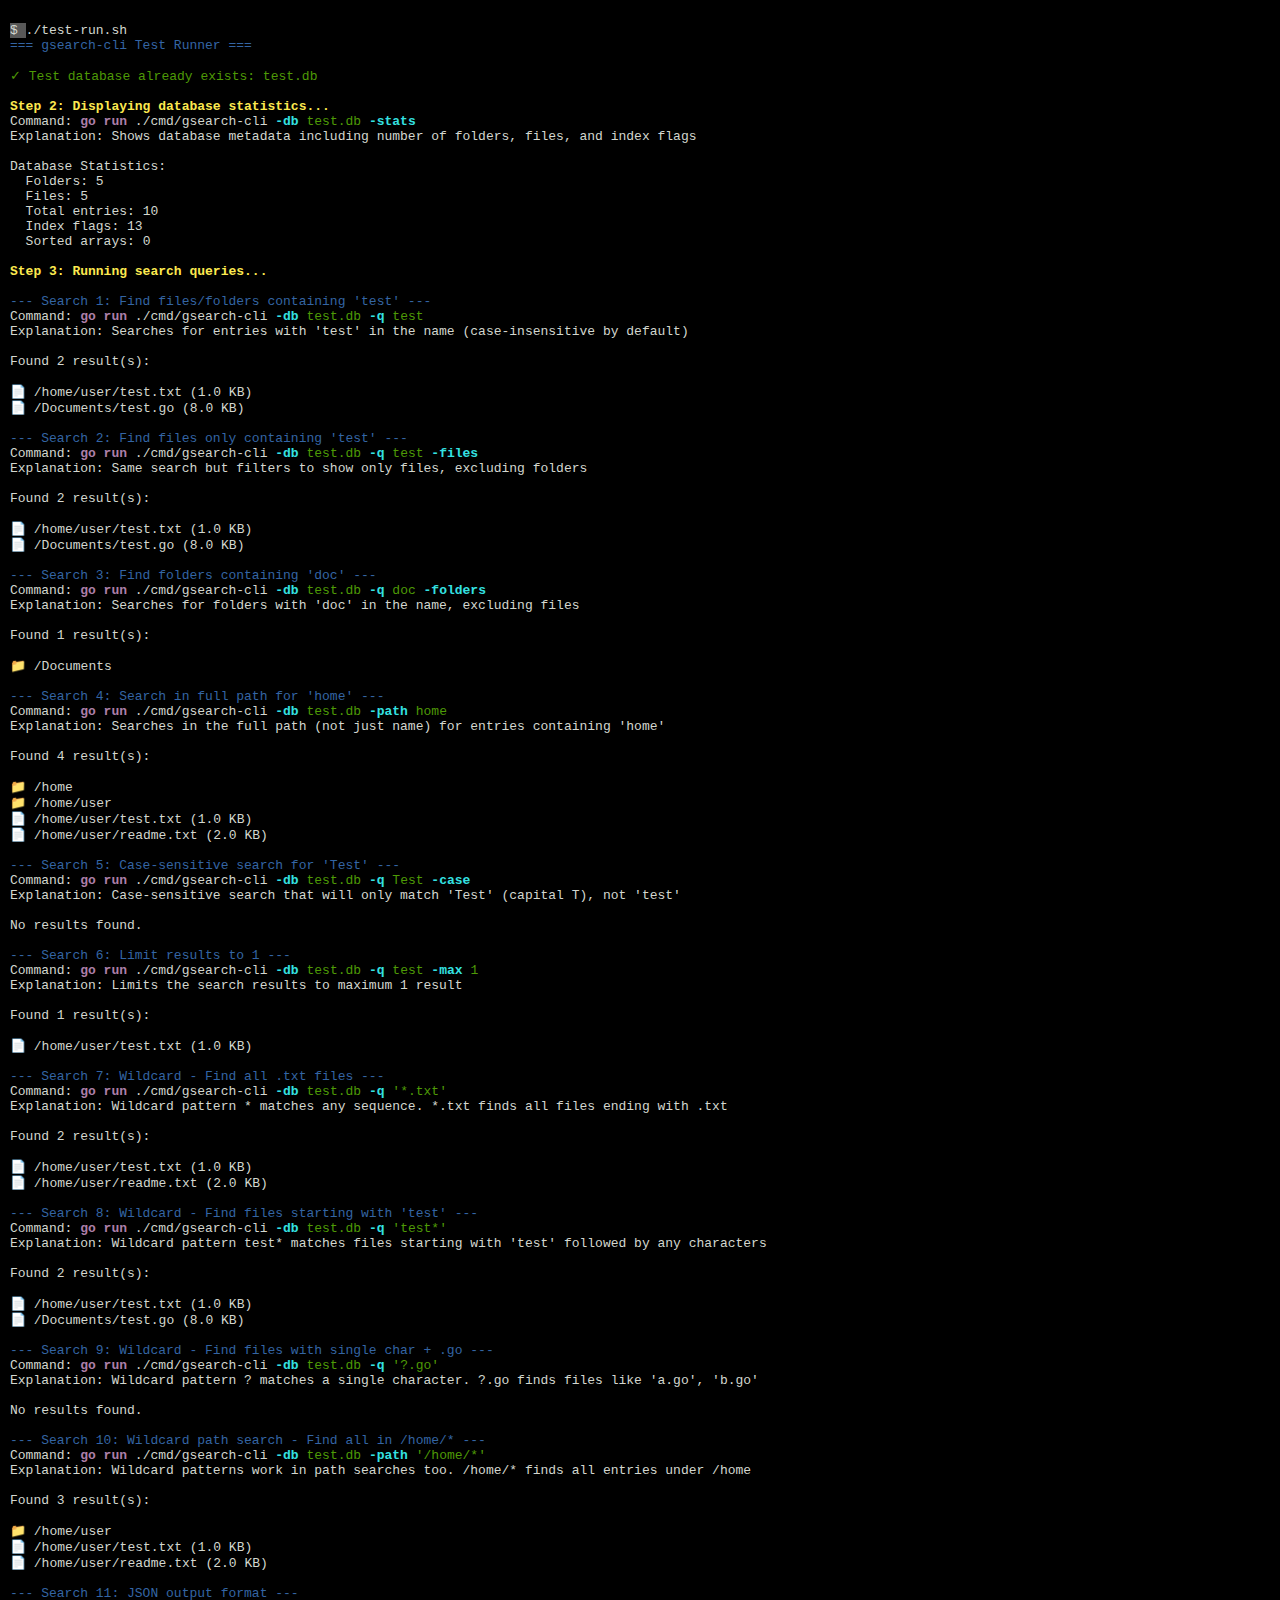
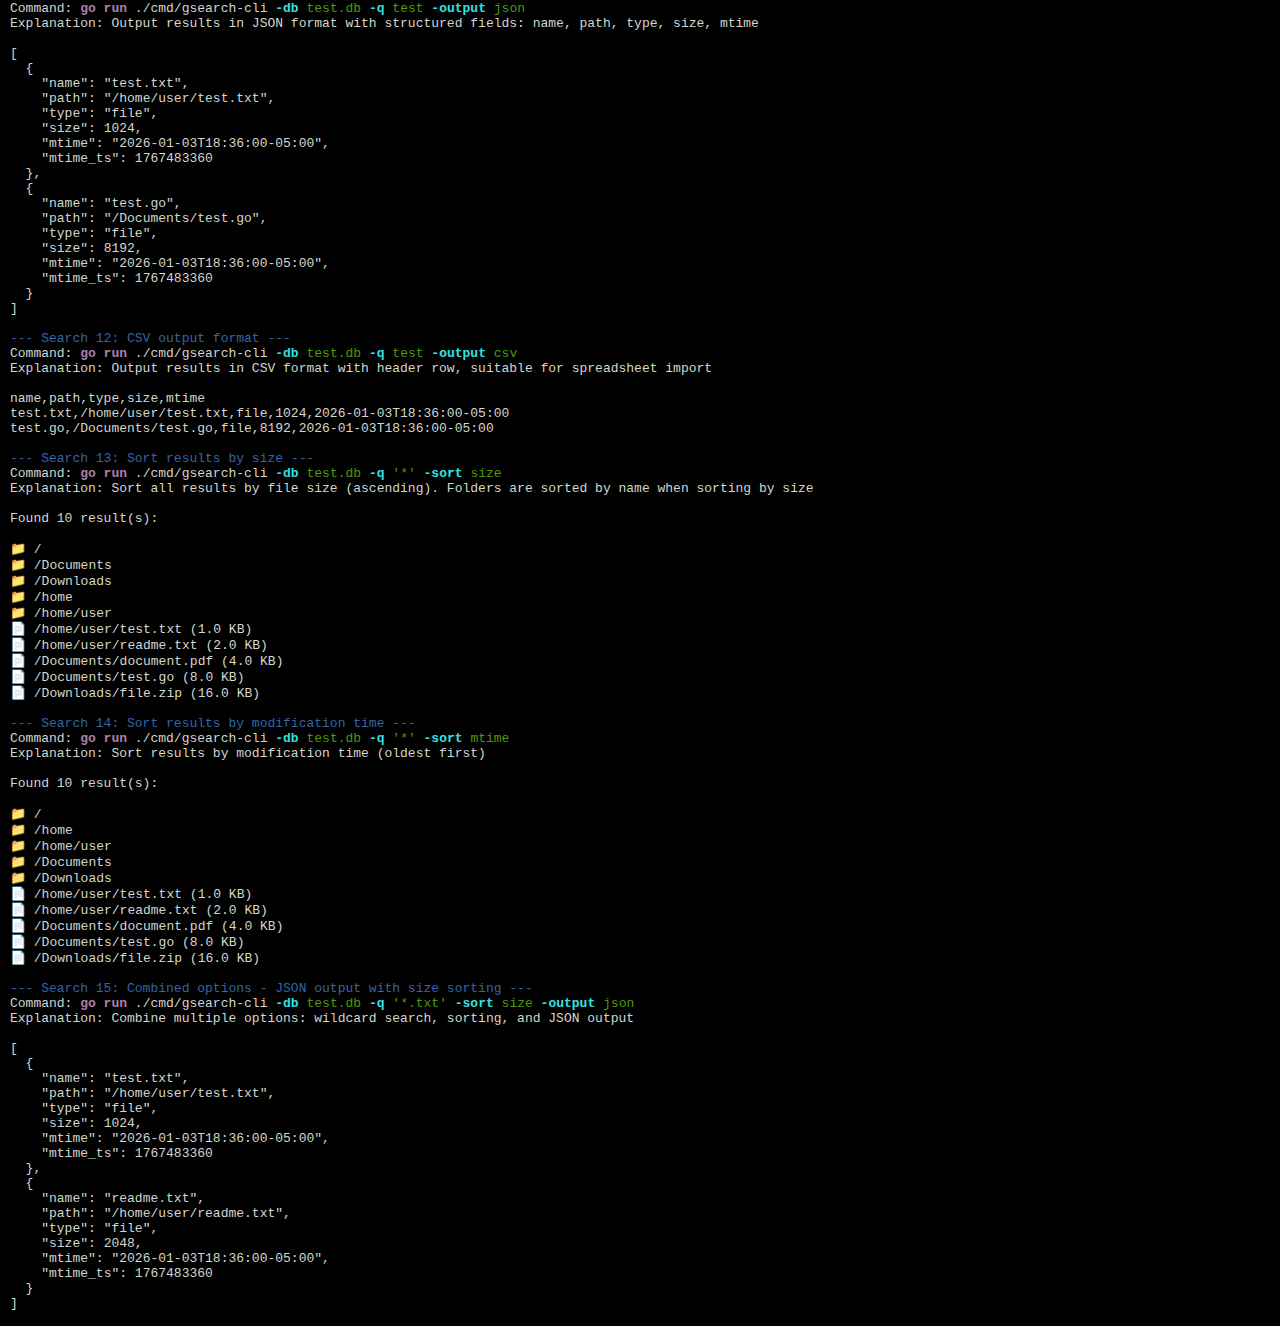
<file: gsearch-cli/index.html>
<!DOCTYPE html>
<html lang="en">
<head>
    <!-- Google tag (gtag.js) -->
    <script async src="https://www.googletagmanager.com/gtag/js?id=G-4N0G7MTYN8"></script>
    <script>
      window.dataLayer = window.dataLayer || [];
      function gtag(){dataLayer.push(arguments);}
      gtag('js', new Date());

      gtag('config', 'G-4N0G7MTYN8');
    </script>
    <meta charset="UTF-8">
    <meta name="viewport" content="width=device-width, initial-scale=1.0">
    <title>gsearch-cli Test Runner</title>
    <style>
        body {
            background-color: black;
            color: #D3D7CF;
            font-family: monospace;
            margin: 0;
            padding: 10px;
        }
        pre {
            white-space: pre-wrap;
            word-wrap: break-word;
        }
    </style>
</head>
<body>
<pre><span style="background-color:#585858"><font color="#D3D7CF">$ </font></span>./test-run.sh 
<font color="#3465A4">=== gsearch-cli Test Runner ===</font>

<font color="#4E9A06">✓ Test database already exists: test.db</font>

<font color="#FCE94F"><b>Step 2: Displaying database statistics...</b></font>
Command: <font color="#AD7FA8"><b>go run</b></font> ./cmd/gsearch-cli <font color="#34E2E2"><b>-db</b></font> <font color="#4E9A06">test.db</font> <font color="#34E2E2"><b>-stats</b></font>
Explanation: Shows database metadata including number of folders, files, and index flags

Database Statistics:
  Folders: 5
  Files: 5
  Total entries: 10
  Index flags: 13
  Sorted arrays: 0

<font color="#FCE94F"><b>Step 3: Running search queries...</b></font>

<font color="#3465A4">--- Search 1: Find files/folders containing &apos;test&apos; ---</font>
Command: <font color="#AD7FA8"><b>go run</b></font> ./cmd/gsearch-cli <font color="#34E2E2"><b>-db</b></font> <font color="#4E9A06">test.db</font> <font color="#34E2E2"><b>-q</b></font> <font color="#4E9A06">test</font>
Explanation: Searches for entries with &apos;test&apos; in the name (case-insensitive by default)

Found 2 result(s):

📄 /home/user/test.txt (1.0 KB)
📄 /Documents/test.go (8.0 KB)

<font color="#3465A4">--- Search 2: Find files only containing &apos;test&apos; ---</font>
Command: <font color="#AD7FA8"><b>go run</b></font> ./cmd/gsearch-cli <font color="#34E2E2"><b>-db</b></font> <font color="#4E9A06">test.db</font> <font color="#34E2E2"><b>-q</b></font> <font color="#4E9A06">test</font> <font color="#34E2E2"><b>-files</b></font>
Explanation: Same search but filters to show only files, excluding folders

Found 2 result(s):

📄 /home/user/test.txt (1.0 KB)
📄 /Documents/test.go (8.0 KB)

<font color="#3465A4">--- Search 3: Find folders containing &apos;doc&apos; ---</font>
Command: <font color="#AD7FA8"><b>go run</b></font> ./cmd/gsearch-cli <font color="#34E2E2"><b>-db</b></font> <font color="#4E9A06">test.db</font> <font color="#34E2E2"><b>-q</b></font> <font color="#4E9A06">doc</font> <font color="#34E2E2"><b>-folders</b></font>
Explanation: Searches for folders with &apos;doc&apos; in the name, excluding files

Found 1 result(s):

📁 /Documents

<font color="#3465A4">--- Search 4: Search in full path for &apos;home&apos; ---</font>
Command: <font color="#AD7FA8"><b>go run</b></font> ./cmd/gsearch-cli <font color="#34E2E2"><b>-db</b></font> <font color="#4E9A06">test.db</font> <font color="#34E2E2"><b>-path</b></font> <font color="#4E9A06">home</font>
Explanation: Searches in the full path (not just name) for entries containing &apos;home&apos;

Found 4 result(s):

📁 /home
📁 /home/user
📄 /home/user/test.txt (1.0 KB)
📄 /home/user/readme.txt (2.0 KB)

<font color="#3465A4">--- Search 5: Case-sensitive search for &apos;Test&apos; ---</font>
Command: <font color="#AD7FA8"><b>go run</b></font> ./cmd/gsearch-cli <font color="#34E2E2"><b>-db</b></font> <font color="#4E9A06">test.db</font> <font color="#34E2E2"><b>-q</b></font> <font color="#4E9A06">Test</font> <font color="#34E2E2"><b>-case</b></font>
Explanation: Case-sensitive search that will only match &apos;Test&apos; (capital T), not &apos;test&apos;

No results found.

<font color="#3465A4">--- Search 6: Limit results to 1 ---</font>
Command: <font color="#AD7FA8"><b>go run</b></font> ./cmd/gsearch-cli <font color="#34E2E2"><b>-db</b></font> <font color="#4E9A06">test.db</font> <font color="#34E2E2"><b>-q</b></font> <font color="#4E9A06">test</font> <font color="#34E2E2"><b>-max</b></font> <font color="#4E9A06">1</font>
Explanation: Limits the search results to maximum 1 result

Found 1 result(s):

📄 /home/user/test.txt (1.0 KB)

<font color="#3465A4">--- Search 7: Wildcard - Find all .txt files ---</font>
Command: <font color="#AD7FA8"><b>go run</b></font> ./cmd/gsearch-cli <font color="#34E2E2"><b>-db</b></font> <font color="#4E9A06">test.db</font> <font color="#34E2E2"><b>-q</b></font> <font color="#4E9A06">&apos;*.txt&apos;</font>
Explanation: Wildcard pattern * matches any sequence. *.txt finds all files ending with .txt

Found 2 result(s):

📄 /home/user/test.txt (1.0 KB)
📄 /home/user/readme.txt (2.0 KB)

<font color="#3465A4">--- Search 8: Wildcard - Find files starting with &apos;test&apos; ---</font>
Command: <font color="#AD7FA8"><b>go run</b></font> ./cmd/gsearch-cli <font color="#34E2E2"><b>-db</b></font> <font color="#4E9A06">test.db</font> <font color="#34E2E2"><b>-q</b></font> <font color="#4E9A06">&apos;test*&apos;</font>
Explanation: Wildcard pattern test* matches files starting with &apos;test&apos; followed by any characters

Found 2 result(s):

📄 /home/user/test.txt (1.0 KB)
📄 /Documents/test.go (8.0 KB)

<font color="#3465A4">--- Search 9: Wildcard - Find files with single char + .go ---</font>
Command: <font color="#AD7FA8"><b>go run</b></font> ./cmd/gsearch-cli <font color="#34E2E2"><b>-db</b></font> <font color="#4E9A06">test.db</font> <font color="#34E2E2"><b>-q</b></font> <font color="#4E9A06">&apos;?.go&apos;</font>
Explanation: Wildcard pattern ? matches a single character. ?.go finds files like &apos;a.go&apos;, &apos;b.go&apos;

No results found.

<font color="#3465A4">--- Search 10: Wildcard path search - Find all in /home/* ---</font>
Command: <font color="#AD7FA8"><b>go run</b></font> ./cmd/gsearch-cli <font color="#34E2E2"><b>-db</b></font> <font color="#4E9A06">test.db</font> <font color="#34E2E2"><b>-path</b></font> <font color="#4E9A06">&apos;/home/*&apos;</font>
Explanation: Wildcard patterns work in path searches too. /home/* finds all entries under /home

Found 3 result(s):

📁 /home/user
📄 /home/user/test.txt (1.0 KB)
📄 /home/user/readme.txt (2.0 KB)

<font color="#3465A4">--- Search 11: JSON output format ---</font>
Command: <font color="#AD7FA8"><b>go run</b></font> ./cmd/gsearch-cli <font color="#34E2E2"><b>-db</b></font> <font color="#4E9A06">test.db</font> <font color="#34E2E2"><b>-q</b></font> <font color="#4E9A06">test</font> <font color="#34E2E2"><b>-output</b></font> <font color="#4E9A06">json</font>
Explanation: Output results in JSON format with structured fields: name, path, type, size, mtime

[
  {
    &quot;name&quot;: &quot;test.txt&quot;,
    &quot;path&quot;: &quot;/home/user/test.txt&quot;,
    &quot;type&quot;: &quot;file&quot;,
    &quot;size&quot;: 1024,
    &quot;mtime&quot;: &quot;2026-01-03T18:36:00-05:00&quot;,
    &quot;mtime_ts&quot;: 1767483360
  },
  {
    &quot;name&quot;: &quot;test.go&quot;,
    &quot;path&quot;: &quot;/Documents/test.go&quot;,
    &quot;type&quot;: &quot;file&quot;,
    &quot;size&quot;: 8192,
    &quot;mtime&quot;: &quot;2026-01-03T18:36:00-05:00&quot;,
    &quot;mtime_ts&quot;: 1767483360
  }
]

<font color="#3465A4">--- Search 12: CSV output format ---</font>
Command: <font color="#AD7FA8"><b>go run</b></font> ./cmd/gsearch-cli <font color="#34E2E2"><b>-db</b></font> <font color="#4E9A06">test.db</font> <font color="#34E2E2"><b>-q</b></font> <font color="#4E9A06">test</font> <font color="#34E2E2"><b>-output</b></font> <font color="#4E9A06">csv</font>
Explanation: Output results in CSV format with header row, suitable for spreadsheet import

name,path,type,size,mtime
test.txt,/home/user/test.txt,file,1024,2026-01-03T18:36:00-05:00
test.go,/Documents/test.go,file,8192,2026-01-03T18:36:00-05:00

<font color="#3465A4">--- Search 13: Sort results by size ---</font>
Command: <font color="#AD7FA8"><b>go run</b></font> ./cmd/gsearch-cli <font color="#34E2E2"><b>-db</b></font> <font color="#4E9A06">test.db</font> <font color="#34E2E2"><b>-q</b></font> <font color="#4E9A06">&apos;*&apos;</font> <font color="#34E2E2"><b>-sort</b></font> <font color="#4E9A06">size</font>
Explanation: Sort all results by file size (ascending). Folders are sorted by name when sorting by size

Found 10 result(s):

📁 /
📁 /Documents
📁 /Downloads
📁 /home
📁 /home/user
📄 /home/user/test.txt (1.0 KB)
📄 /home/user/readme.txt (2.0 KB)
📄 /Documents/document.pdf (4.0 KB)
📄 /Documents/test.go (8.0 KB)
📄 /Downloads/file.zip (16.0 KB)

<font color="#3465A4">--- Search 14: Sort results by modification time ---</font>
Command: <font color="#AD7FA8"><b>go run</b></font> ./cmd/gsearch-cli <font color="#34E2E2"><b>-db</b></font> <font color="#4E9A06">test.db</font> <font color="#34E2E2"><b>-q</b></font> <font color="#4E9A06">&apos;*&apos;</font> <font color="#34E2E2"><b>-sort</b></font> <font color="#4E9A06">mtime</font>
Explanation: Sort results by modification time (oldest first)

Found 10 result(s):

📁 /
📁 /home
📁 /home/user
📁 /Documents
📁 /Downloads
📄 /home/user/test.txt (1.0 KB)
📄 /home/user/readme.txt (2.0 KB)
📄 /Documents/document.pdf (4.0 KB)
📄 /Documents/test.go (8.0 KB)
📄 /Downloads/file.zip (16.0 KB)

<font color="#3465A4">--- Search 15: Combined options - JSON output with size sorting ---</font>
Command: <font color="#AD7FA8"><b>go run</b></font> ./cmd/gsearch-cli <font color="#34E2E2"><b>-db</b></font> <font color="#4E9A06">test.db</font> <font color="#34E2E2"><b>-q</b></font> <font color="#4E9A06">&apos;*.txt&apos;</font> <font color="#34E2E2"><b>-sort</b></font> <font color="#4E9A06">size</font> <font color="#34E2E2"><b>-output</b></font> <font color="#4E9A06">json</font>
Explanation: Combine multiple options: wildcard search, sorting, and JSON output

[
  {
    &quot;name&quot;: &quot;test.txt&quot;,
    &quot;path&quot;: &quot;/home/user/test.txt&quot;,
    &quot;type&quot;: &quot;file&quot;,
    &quot;size&quot;: 1024,
    &quot;mtime&quot;: &quot;2026-01-03T18:36:00-05:00&quot;,
    &quot;mtime_ts&quot;: 1767483360
  },
  {
    &quot;name&quot;: &quot;readme.txt&quot;,
    &quot;path&quot;: &quot;/home/user/readme.txt&quot;,
    &quot;type&quot;: &quot;file&quot;,
    &quot;size&quot;: 2048,
    &quot;mtime&quot;: &quot;2026-01-03T18:36:00-05:00&quot;,
    &quot;mtime_ts&quot;: 1767483360
  }
]

<font color="#4E9A06">=== Test run completed ===</font>
</pre>
</body>
</html>
</pre>
</file>
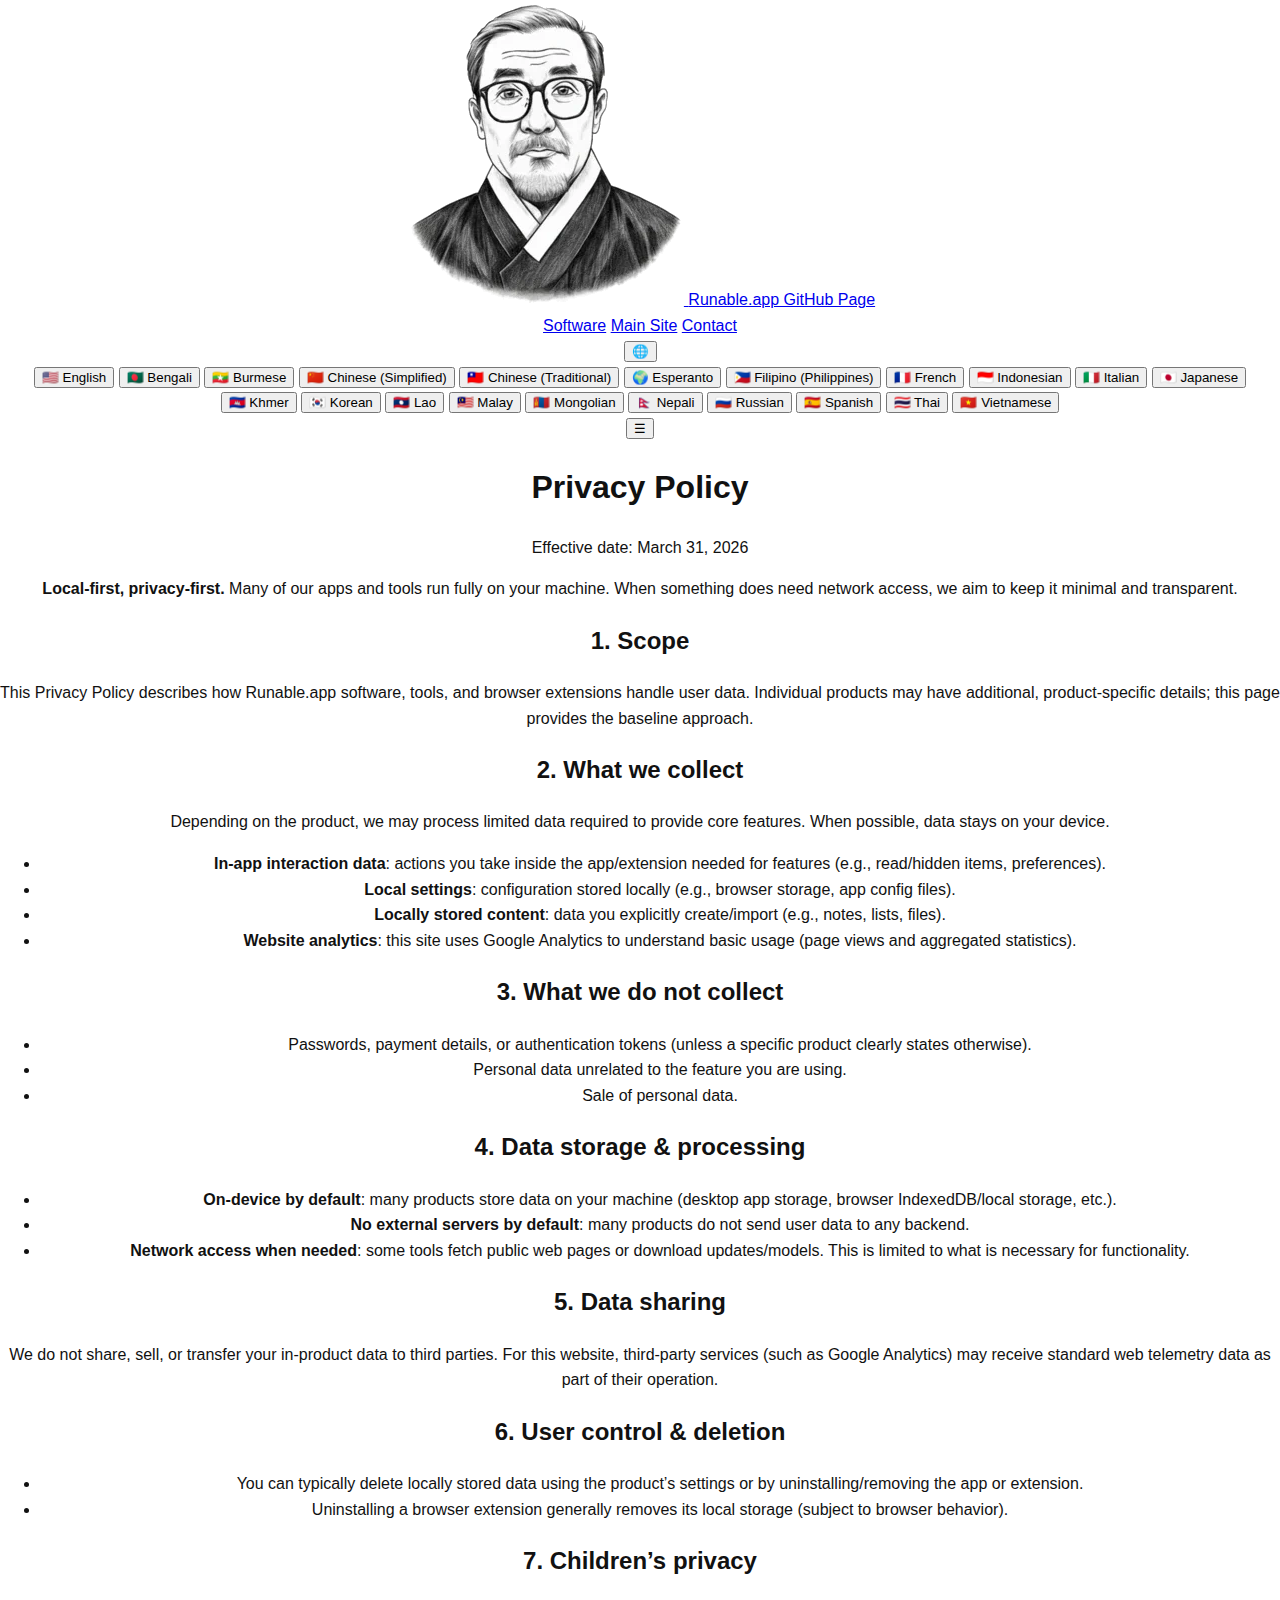
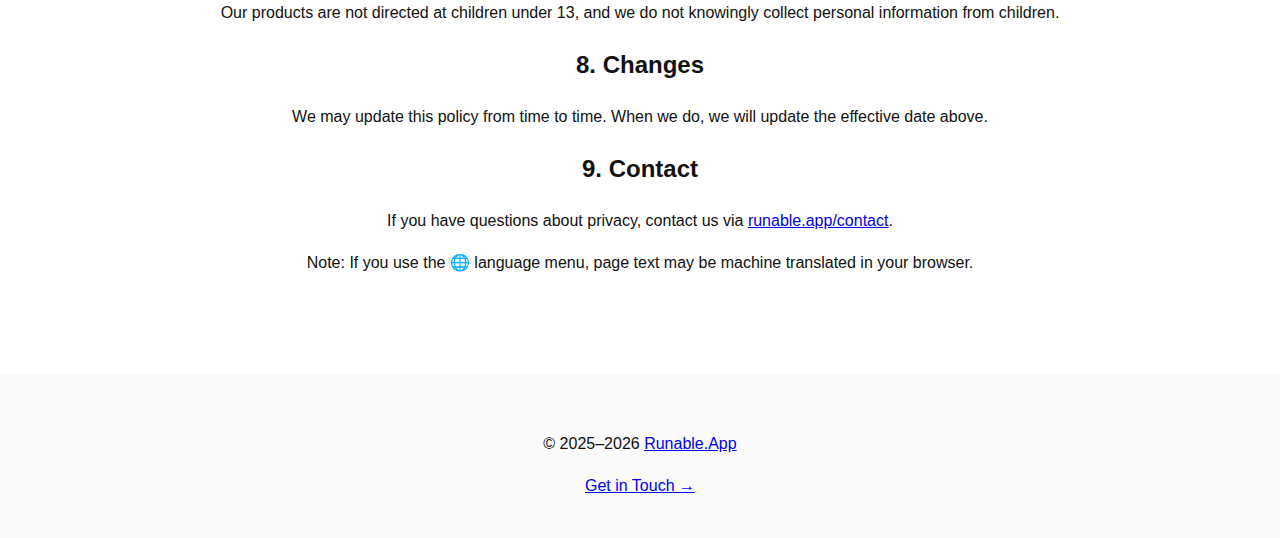
<file: privacy.html>
<!DOCTYPE html>
<html lang="en">
<head>
    <!-- Google tag (gtag.js) -->
    <script async src="https://www.googletagmanager.com/gtag/js?id=G-4N0G7MTYN8"></script>
    <script>
      window.dataLayer = window.dataLayer || [];
      function gtag(){dataLayer.push(arguments);}
      gtag('js', new Date());

      gtag('config', 'G-4N0G7MTYN8');
    </script>
    <meta charset="UTF-8">
    <meta name="viewport" content="width=device-width, initial-scale=1.0">
    <title>Privacy Policy — Runable.app</title>
    <link rel="preconnect" href="https://fonts.googleapis.com">
    <link rel="preconnect" href="https://fonts.gstatic.com" crossorigin>
    <link href="https://fonts.googleapis.com/css2?family=Inter:wght@400;500;600;700;800&family=JetBrains+Mono:wght@400;500&family=Yeon+Sung&display=swap" rel="stylesheet">
    <link rel="icon" type="image/x-icon" href="/i/favicon.ico">
    <link rel="shortcut icon" type="image/x-icon" href="/i/favicon.ico">
    <link rel="icon" href="/i/favicon.ico" sizes="any">
    <link rel="stylesheet" href="style.css">
</head>

<body>

    <!-- Navigation -->
    <nav>
        <div class="nav-inner">
            <a href="/" class="nav-brand">
                <img src="/i/runable-dad-small.webp" alt="Runable.App" class="nav-brand-logo">
                <span class="nav-brand-text">Runable.app GitHub Page</span>
            </a>
            <div class="nav-links" id="navLinks">
                <a href="/#software">Software</a>
                <a href="https://runable.app">Main Site</a>
                <a href="https://runable.app/contact.html">Contact</a>
            </div>
            <div class="nav-controls">
                <div class="lang-switcher">
                    <button class="lang-toggle" id="langToggle" aria-label="Select language" aria-haspopup="true" aria-expanded="false">🌐</button>
                    <div class="lang-menu" id="langMenu" role="menu" aria-label="Language selection">
                        <button class="lang-option" data-lang="en" role="menuitem">🇺🇸 English</button>
                        <button class="lang-option" data-lang="bn" role="menuitem">🇧🇩 Bengali</button>
                        <button class="lang-option" data-lang="my" role="menuitem">🇲🇲 Burmese</button>
                        <button class="lang-option" data-lang="zh-CN" role="menuitem">🇨🇳 Chinese (Simplified)</button>
                        <button class="lang-option" data-lang="zh-TW" role="menuitem">🇹🇼 Chinese (Traditional)</button>
                        <button class="lang-option" data-lang="eo" role="menuitem">🌍 Esperanto</button>
                        <button class="lang-option" data-lang="tl" role="menuitem">🇵🇭 Filipino (Philippines)</button>
                        <button class="lang-option" data-lang="fr" role="menuitem">🇫🇷 French</button>
                        <button class="lang-option" data-lang="id" role="menuitem">🇮🇩 Indonesian</button>
                        <button class="lang-option" data-lang="it" role="menuitem">🇮🇹 Italian</button>
                        <button class="lang-option" data-lang="ja" role="menuitem">🇯🇵 Japanese</button>
                        <button class="lang-option" data-lang="km" role="menuitem">🇰🇭 Khmer</button>
                        <button class="lang-option" data-lang="ko" role="menuitem">🇰🇷 Korean</button>
                        <button class="lang-option" data-lang="lo" role="menuitem">🇱🇦 Lao</button>
                        <button class="lang-option" data-lang="ms" role="menuitem">🇲🇾 Malay</button>
                        <button class="lang-option" data-lang="mn" role="menuitem">🇲🇳 Mongolian</button>
                        <button class="lang-option" data-lang="ne" role="menuitem">🇳🇵 Nepali</button>
                        <button class="lang-option" data-lang="ru" role="menuitem">🇷🇺 Russian</button>
                        <button class="lang-option" data-lang="es" role="menuitem">🇪🇸 Spanish</button>
                        <button class="lang-option" data-lang="th" role="menuitem">🇹🇭 Thai</button>
                        <button class="lang-option" data-lang="vi" role="menuitem">🇻🇳 Vietnamese</button>
                    </div>
                </div>
                <button class="nav-hamburger" id="navHamburger" aria-label="Toggle menu">&#9776;</button>
            </div>
        </div>
    </nav>

    <section class="page-section">
        <div class="container">
            <div class="page-content">
                <h1>Privacy Policy</h1>
                <p class="page-meta">Effective date: March 31, 2026</p>

                <div class="callout">
                    <p><strong>Local-first, privacy-first.</strong> Many of our apps and tools run fully on your machine. When something does need network access, we aim to keep it minimal and transparent.</p>
                </div>

                <h2>1. Scope</h2>
                <p>This Privacy Policy describes how Runable.app software, tools, and browser extensions handle user data. Individual products may have additional, product-specific details; this page provides the baseline approach.</p>

                <h2>2. What we collect</h2>
                <p>Depending on the product, we may process limited data required to provide core features. When possible, data stays on your device.</p>
                <ul>
                    <li><strong>In-app interaction data</strong>: actions you take inside the app/extension needed for features (e.g., read/hidden items, preferences).</li>
                    <li><strong>Local settings</strong>: configuration stored locally (e.g., browser storage, app config files).</li>
                    <li><strong>Locally stored content</strong>: data you explicitly create/import (e.g., notes, lists, files).</li>
                    <li><strong>Website analytics</strong>: this site uses Google Analytics to understand basic usage (page views and aggregated statistics).</li>
                </ul>

                <h2>3. What we do not collect</h2>
                <ul>
                    <li>Passwords, payment details, or authentication tokens (unless a specific product clearly states otherwise).</li>
                    <li>Personal data unrelated to the feature you are using.</li>
                    <li>Sale of personal data.</li>
                </ul>

                <h2>4. Data storage & processing</h2>
                <ul>
                    <li><strong>On-device by default</strong>: many products store data on your machine (desktop app storage, browser IndexedDB/local storage, etc.).</li>
                    <li><strong>No external servers by default</strong>: many products do not send user data to any backend.</li>
                    <li><strong>Network access when needed</strong>: some tools fetch public web pages or download updates/models. This is limited to what is necessary for functionality.</li>
                </ul>

                <h2>5. Data sharing</h2>
                <p>We do not share, sell, or transfer your in-product data to third parties. For this website, third-party services (such as Google Analytics) may receive standard web telemetry data as part of their operation.</p>

                <h2>6. User control & deletion</h2>
                <ul>
                    <li>You can typically delete locally stored data using the product’s settings or by uninstalling/removing the app or extension.</li>
                    <li>Uninstalling a browser extension generally removes its local storage (subject to browser behavior).</li>
                </ul>

                <h2>7. Children’s privacy</h2>
                <p>Our products are not directed at children under 13, and we do not knowingly collect personal information from children.</p>

                <h2>8. Changes</h2>
                <p>We may update this policy from time to time. When we do, we will update the effective date above.</p>

                <h2>9. Contact</h2>
                <p>If you have questions about privacy, contact us via <a href="https://runable.app/contact.html">runable.app/contact</a>.</p>

                <p class="page-meta">Note: If you use the 🌐 language menu, page text may be machine translated in your browser.</p>
            </div>
        </div>
    </section>

    <!-- Footer -->
    <footer>
        <div class="container">
            <div class="footer-inner">
                <p>&copy; 2025&ndash;<span id="currentYear"></span> <a href="https://runable.app">Runable.App</a></p>
                <a href="https://runable.app/contact.html">Get in Touch &rarr;</a>
            </div>
        </div>
    </footer>

    <div id="google_translate_element" aria-hidden="true"></div>
    <script src="script.js"></script>
</body>
</html>
</file>
<file: style.css>
:root {
    --primary: #0070f3; /* Runable Blue */
    --bg: #ffffff;
    --text: #111111;
    --gray: #666666;
}

body {
    font-family: -apple-system, BlinkMacSystemFont, "Segoe UI", Roboto, sans-serif;
    margin: 0;
    padding: 0;
    color: var(--text);
    background: var(--bg);
    line-height: 1.6;
    text-align: center;
}

header {
    padding: 60px 20px;
}

.logo {
    width: 420px;
    max-width: 100%;
    height: auto;
    display: block;
    margin: 0 auto;
}

.logo h1 {
    font-size: 1.5rem;
    letter-spacing: 2px;
    text-transform: uppercase;
    margin-top: 10px;
}

.hero {
    max-width: 900px;
    margin: -40px auto 80px;
    padding: 0 20px;
}

.hero-title {
    text-align: center;
    margin-bottom: 30px;
}

.hero-body {
    overflow: hidden;
}

.hero-content {
    font-family: "Yeon Sung", cursive;
    text-align: left;
}

.hero-image {
    float: left;
    margin-right: 15px;
    margin-bottom: 10px;
    width: 30%;
    max-width: 250px;
}

.hero-image img {
    width: 100%;
    height: auto;
    display: block;
}

.hero h1 {
    font-family: "Yeon Sung", cursive;
    font-size: 2.5rem;
    margin-bottom: 10px;
}

.hero h2 {
    font-size: 2.5rem;
    margin-bottom: 10px;
}

.hero p {
    font-size: 1.2rem;
    color: var(--gray);
}

.features {
    display: flex;
    justify-content: center;
    gap: 30px;
    flex-wrap: wrap;
    padding: 20px;
}

.card {
    width: 250px;
    padding: 20px;
    border: 1px solid #eaeaea;
    border-radius: 8px;
    transition: transform 0.2s;
}

.card:hover {
    transform: translateY(-5px);
    border-color: var(--primary);
}

.card h3 {
    margin-top: 0;
    color: var(--primary);
}

footer {
    margin-top: 100px;
    padding: 40px;
    background: #fafafa;
}

.footer-content {
    display: flex;
    justify-content: space-between;
    align-items: center;
    max-width: 600px;
    margin: 0 auto;
}

.contact-link {
    display: inline-block;
    margin-top: 10px;
    color: var(--primary);
    text-decoration: none;
    font-weight: bold;
}

.contact-link:hover {
    text-decoration: underline;
}

.footer-link {
    color: var(--text);
    text-decoration: none;
}

.footer-link:hover {
    text-decoration: underline;
}

/* Repos list: left-aligned with thumbnail on left and description on right */
.repo-section .container-grid {
    max-width: 900px;
    margin: 0 auto 60px;
    text-align: left;
    padding: 0 20px;
}

.repo-grid {
    display: flex;
    flex-direction: column;
    gap: 20px;
    margin-top: 16px;
}

/* card wrapper now holds title on top; row holds thumb + content */
.repo-card {
    display: block;
    padding: 16px;
    border: none;
    border-radius: 8px;
    background: #fff;
}

.repo-row {
    display: flex;
    gap: 16px;
    align-items: flex-start; /* ensure image + text align at their top */
    margin-top: 8px;
}

.repo-thumb {
    width: 80px;
    height: 80px;
    object-fit: cover;
    border-radius: 6px;
    flex: 0 0 80px;
    background: #f4f4f4;
    align-self: flex-start; /* force thumbnail to align to top of row */
    margin: 0; /* remove any top margin */
}

.repo-content {
    flex: 1;
    display: flex;
    flex-direction: column;
    justify-content: flex-start; /* keep description and link starting at the top */
}

/* Remove default top margins so text starts at the same top as the image */
.repo-content > * {
    margin-top: 0;
}

.repo-desc {
    margin: 0 0 10px 0; /* explicit spacing below description */
}

/* Responsive: stack image above content on small screens */
@media (max-width: 560px) {
    .repo-row {
        flex-direction: column;
        gap: 12px;
    }

    .repo-thumb {
        width: 100%;
        height: 140px;
        flex: none;
    }
}

/* Plane animation (periodic left→right flight with slight up/down and scale to simulate depth) */
.plane {
    position: fixed;
    top: 10%;
    left: 0;
    width: 240px; /* doubled size */
    max-width: 30vw;
    pointer-events: none;
    z-index: 9999;
    transform: translateX(-60vw) scale(0.6);
    opacity: 0;
    animation: planeFly 7.75s linear infinite; /* 40% slower than 4.615s -> ~6.461, but based on current 5.538s -> 7.753 */
    will-change: transform, opacity;
}

/* Keyframes: plane stays off-screen most of the time, then briefly flies left→right with larger vertical bobbing */
@keyframes planeFly {
  0%   { transform: translateX(-60vw) translateY(0)    scale(0.6);   opacity: 0; }
  29%  { transform: translateX(-60vw) translateY(0)    scale(0.6);   opacity: 0; } /* waiting off-screen */
  30%  { transform: translateX(-10vw) translateY(-60px) scale(0.72);  opacity: 1; } /* appears with strong up */
  42%  { transform: translateX(20vw)  translateY(60px)  scale(0.86);  opacity: 1; } /* big down bob */
  56%  { transform: translateX(60vw)  translateY(-50px) scale(0.96);  opacity: 1; } /* up bob */
  65%  { transform: translateX(100vw) translateY(70px)  scale(1);     opacity: 0.9; } /* exit with bob */
  72%  { transform: translateX(130vw) translateY(0)    scale(1);     opacity: 0; } /* off-screen */
  100% { transform: translateX(130vw) translateY(0)    scale(1);     opacity: 0; }
}

/* Respect reduced motion preference */
@media (prefers-reduced-motion: reduce) {
  .plane {
    animation: none;
    display: none;
  }
}

/* Repo thumbnail clickable styles */
.repo-thumb-clickable {
    cursor: pointer;
}

.repo-thumb-clickable:hover {
    opacity: 0.8;
    transition: opacity 0.3s ease;
}

.repo-thumb-wrapper {
    position: relative;
    flex: 0 0 80px;
    width: 80px;
    height: 80px;
}

.repo-thumb-wrapper .repo-thumb {
    flex: none;
}

.repo-thumb-badge {
    position: absolute;
    bottom: 0;
    left: 0;
    right: 0;
    background: rgba(230, 126, 34, 0.9);
    color: #fff;
    font-size: 0.55rem;
    font-weight: 700;
    text-align: center;
    padding: 2px 0;
    letter-spacing: 0.5px;
    text-transform: uppercase;
    border-radius: 0 0 6px 6px;
    pointer-events: none;
}

@media (max-width: 560px) {
    .repo-thumb-wrapper {
        width: 100%;
        height: 140px;
        flex: none;
    }
}

/* Modal styles */
.modal {
    display: none;
    position: fixed;
    z-index: 1000;
    left: 0;
    top: 0;
    width: 100%;
    height: 100%;
    background-color: rgba(0, 0, 0, 0.8);
    overflow: auto;
}

.modal-content {
    background-color: #000;
    margin: 5% auto;
    padding: 0;
    width: 90%;
    height: 80vh;
    border-radius: 8px;
    box-shadow: 0 4px 6px rgba(0, 0, 0, 0.3);
    position: relative;
}

.modal-content iframe {
    width: 100%;
    height: 100%;
    border: none;
}

.modal-close {
    position: absolute;
    top: 10px;
    right: 20px;
    color: #D3D7CF;
    font-size: 28px;
    font-weight: bold;
    cursor: pointer;
    background: rgba(0, 0, 0, 0.7);
    border: none;
    padding: 5px 10px;
    border-radius: 4px;
    z-index: 1001;
}

.modal-close:hover {
    color: #FCE94F;
}
</file>
